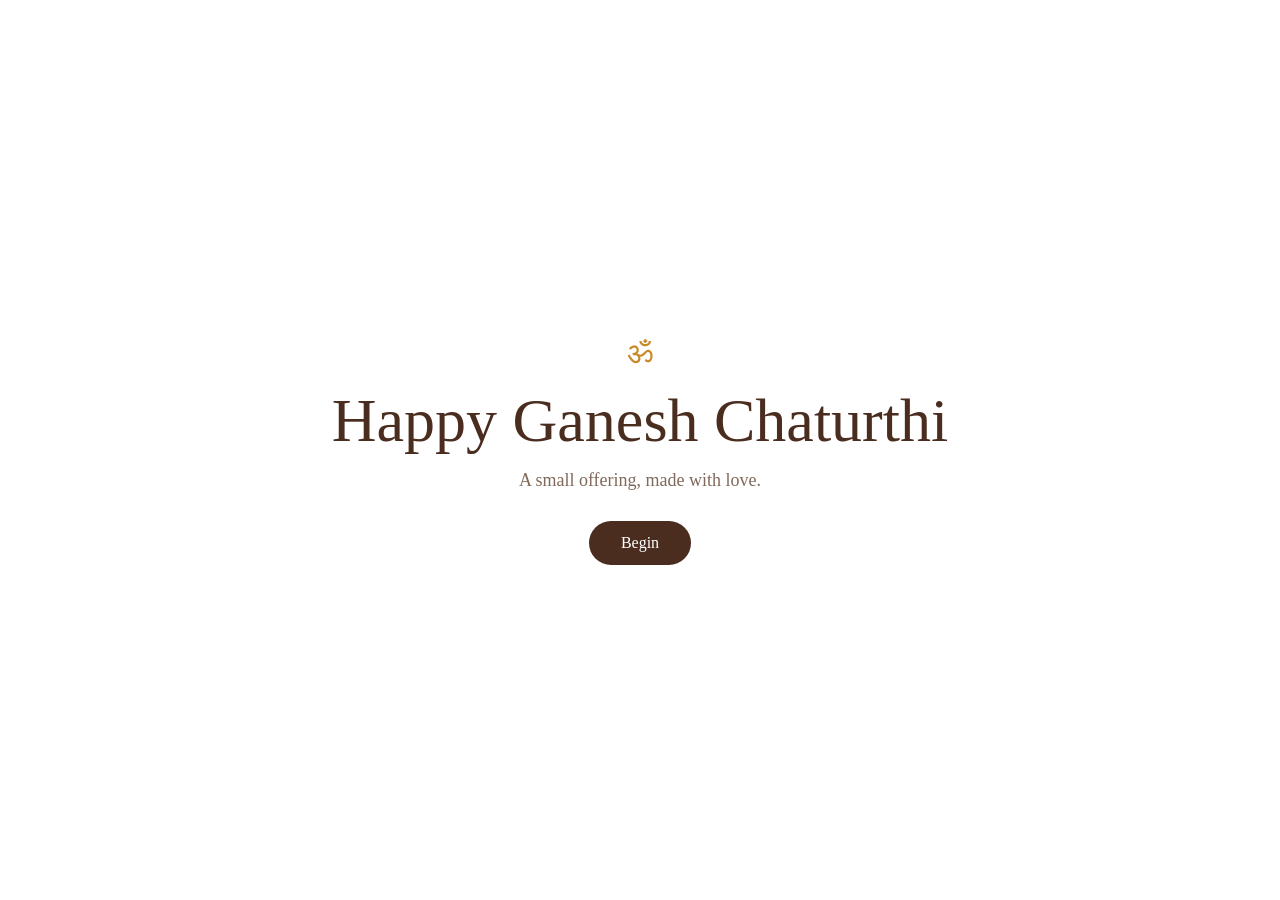
<file: index.html>
<!DOCTYPE html>
<html lang="en">
<head>
<meta charset="UTF-8">
<meta name="viewport" content="width=device-width, initial-scale=1.0">
<title>Happy Ganesh Chaturthi</title>
<link rel="stylesheet" href="style.css">
</head>
<body class="home">
<main class="home-card">
  <div class="om">ॐ</div>
  <h1>Happy Ganesh Chaturthi</h1>
  <p>A small offering, made with love.</p>
  <a href="offering.html" class="enter-btn">Begin</a>
</main>
</body>
</html>
</file>
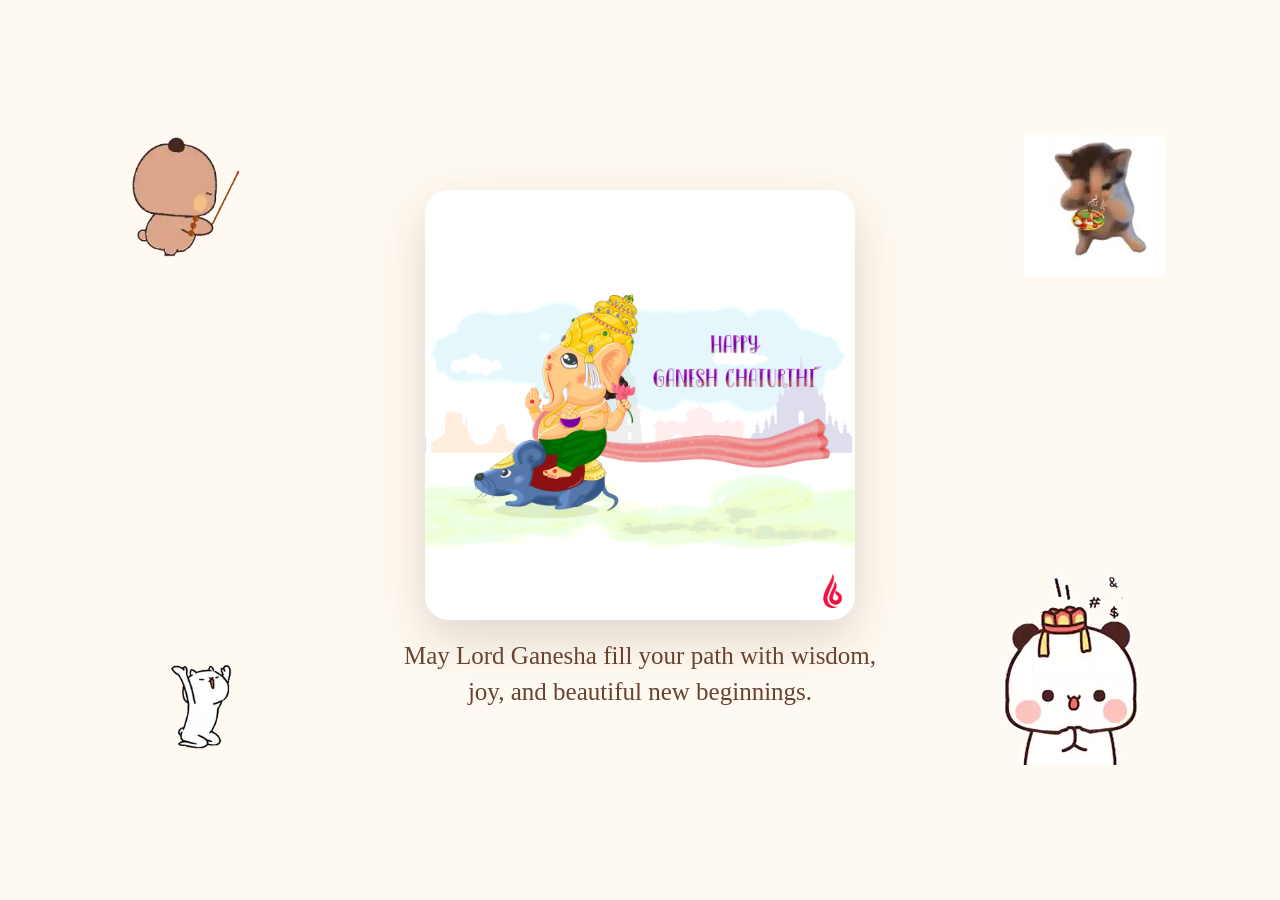
<file: blank.html>
<!DOCTYPE html>
<html lang="en">
<head>
<meta charset="UTF-8">
<meta name="viewport" content="width=device-width, initial-scale=1.0">
<title>Ganesh Chaturthi</title>
<link rel="stylesheet" href="style.css">
</head>
<body class="blank-page">
<main class="final-scene" aria-label="Blessings">
  <img class="final-decoration decoration-one" src="Last page/aarti-ki-thali.webp" alt="Aarti thali">
  <img class="final-decoration decoration-two" src="Last page/bubu-dudu-dudu-bubu.webp" alt="Celebration">
  <img class="final-decoration decoration-three" src="Last page/praise-idol.webp" alt="Prayer">
  <img class="final-decoration decoration-four" src="Last page/tkthao219-bubududu.webp" alt="Celebration">
  <div class="final-message">
    <img class="final-gif" src="Last page/727e1b56089293.599f93fac4a06.gif" alt="Blessings">
    <p>May Lord Ganesha fill your path with wisdom, joy, and beautiful new beginnings.</p>
  </div>
</main>
</body>
</html>
</file>
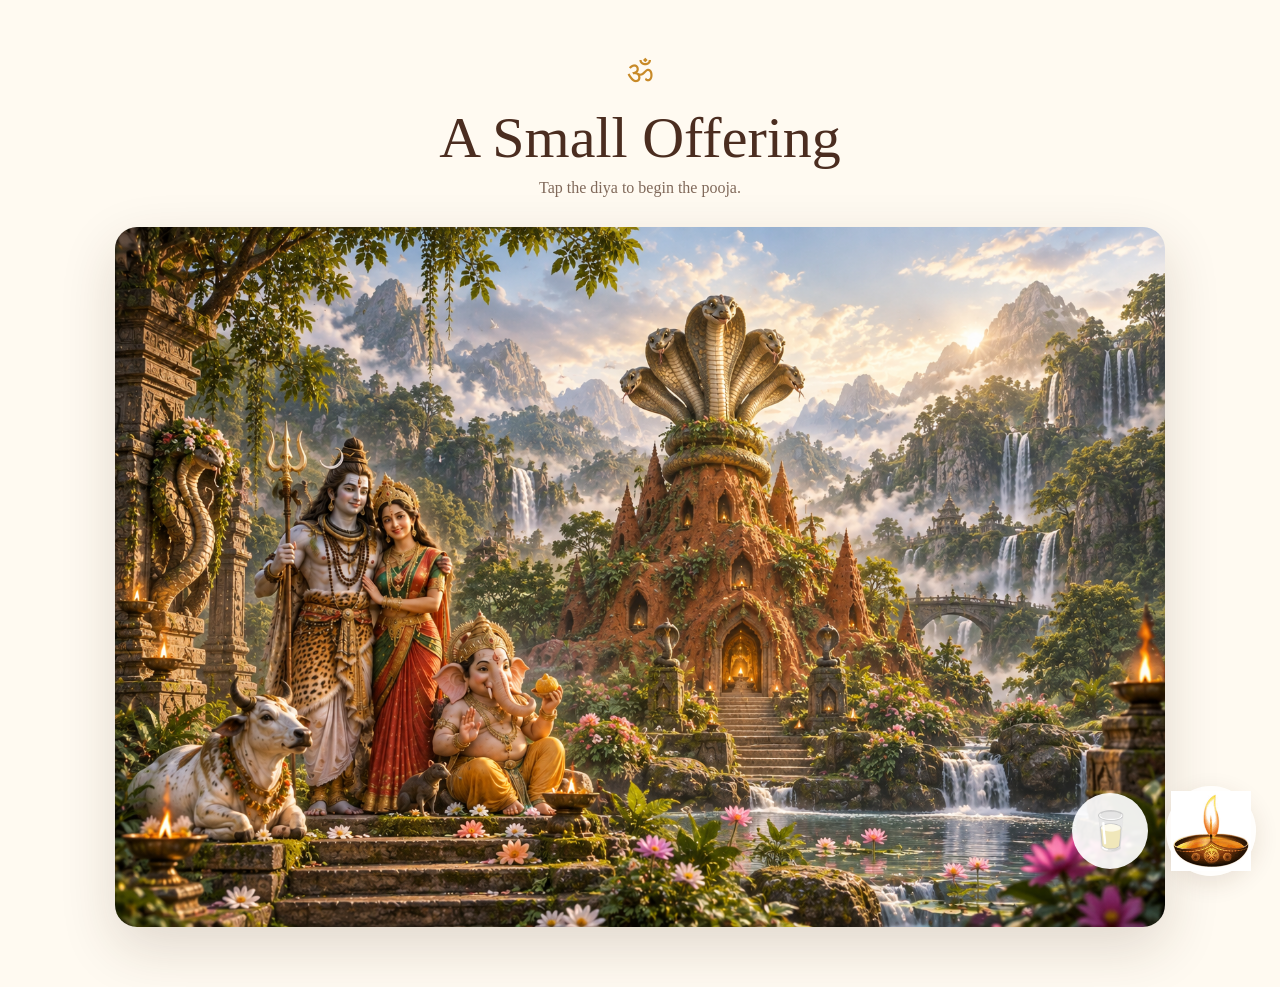
<file: offering.html>
<!DOCTYPE html>
<html lang="en">
<head>
<meta charset="UTF-8">
<meta name="viewport" content="width=device-width, initial-scale=1.0">
<title>A Small Offering</title>
<link rel="stylesheet" href="style.css">
</head>
<body class="offering-page">

<!-- Diya stays in the top-right corner -->
<button class="diya-button" id="diyaButton" aria-label="Begin pooja">
  <img src="assets/diya.png" alt="Diya">
</button>
<button class="milk-button top-milk-button" id="topMilkButton" aria-label="Offer milk">
  <span aria-hidden="true">🥛</span>
</button>
<p class="milk-message" id="milkMessage" role="status" aria-live="polite"></p>

<main class="scene">
  <header>
    <div class="om">ॐ</div>
    <h1>A Small Offering</h1>
    <p>Tap the diya to begin the pooja.</p>
  </header>

  <!-- The Naga temple image remains on this same page -->
  <section class="temple">
    <img src="assets/naga-temple.png" alt="Sacred Naga temple">
    <img id="poojaScene" class="pooja-scene" src="pooja..gif" alt="Devotee performing pooja">
    <div class="petals" id="petals" aria-hidden="true"></div>
  </section>
</main>

<!-- Step 1: Pooja -->
<div class="modal" id="poojaModal" aria-hidden="true">
  <div class="pooja-box">
    <button class="close" id="closePooja" aria-label="Close">×</button>
    <img src="assets/pooja-transparent.png" alt="Pooja offering" class="pooja-gif">
    <h2>🙏 Make Your Offering</h2>
    <p>Offer milk to the Naga Devata with a pure heart and devotion.</p>
    <button class="milk-button" id="milkButton">🥛 Offer Milk</button>
  </div>
</div>

<!-- Step 2: Milk animation -->
<div class="modal milk-modal" id="milkModal" aria-hidden="true">
  <div class="milk-box">
    <img src="assets/milk-offering.gif" alt="Sacred milk offering" class="milk-gif">
    <div class="milk-caption">
      <h2>🙏 Sacred Milk Offering</h2>
      <p>May this offering bring peace, happiness and blessings.</p>
      <button class="finish-button" id="finishButton">Continue</button>
    </div>
  </div>
</div>

<script>
const diyaButton = document.getElementById("diyaButton");
const poojaScene = document.getElementById("poojaScene");
const petals = document.getElementById("petals");
const topMilkButton = document.getElementById("topMilkButton");
const milkMessage = document.getElementById("milkMessage");
const poojaModal = document.getElementById("poojaModal");
const milkModal = document.getElementById("milkModal");
const milkButton = document.getElementById("milkButton");
const finishButton = document.getElementById("finishButton");
const closePooja = document.getElementById("closePooja");

document.querySelector("#poojaModal h2").textContent = "Make Your Offering";
document.querySelector("#poojaModal p").textContent = "Offer pooja to the Naga Devata with a pure heart and devotion.";
milkButton.textContent = "Offer Pooja";
let poojaTimer;
let poojaComplete = false;

function show(el) {
  el.classList.add("show");
  el.setAttribute("aria-hidden", "false");
}
function hide(el) {
  el.classList.remove("show");
  el.setAttribute("aria-hidden", "true");
}

diyaButton.addEventListener("click", () => {
  show(poojaModal);
});

topMilkButton.addEventListener("click", () => {
  if (!poojaComplete) {
    milkMessage.textContent = "Please complete pooja first.";
    milkMessage.classList.add("show");
    setTimeout(() => milkMessage.classList.remove("show"), 2200);
    return;
  }
  show(milkModal);
});

milkButton.addEventListener("click", () => {
  hide(poojaModal);
  clearTimeout(poojaTimer);
  poojaScene.src = `pooja..gif?play=${Date.now()}`;
  poojaScene.classList.add("show");
  petals.innerHTML = Array.from({ length: 18 }, (_, index) =>
    `<span class="petal" style="--x:${(index * 19) % 100}%;--delay:${(index % 6) * 0.12}s;--drift:${(index % 2 ? 1 : -1) * (12 + index)}px">&#10047;</span>`
  ).join("");
  petals.classList.add("show");
  diyaButton.setAttribute("aria-label", "Pooja in progress");

  poojaTimer = setTimeout(() => {
    poojaScene.classList.remove("show");
    petals.classList.remove("show");
    petals.replaceChildren();
    poojaComplete = true;
    diyaButton.setAttribute("aria-label", "Offer milk");
  }, 2500);
});

finishButton.addEventListener("click", () => {
  window.location.href = "blank.html";
});

closePooja.addEventListener("click", () => hide(poojaModal));

document.addEventListener("keydown", e => {
  if (e.key === "Escape") {
    hide(poojaModal);
    hide(milkModal);
  }
});

</script>
</body>
</html>
</file>
<file: style.css>
* { box-sizing: border-box; }

:root {
  --cream: #fffaf1;
  --brown: #4b2d20;
  --gold: #c88a28;
}

html, body { margin: 0; min-height: 100%; }

body {
  font-family: Georgia, "Times New Roman", serif;
  color: var(--brown);
}

.home {
  min-height: 100vh;
  display: grid;
  place-items: center;
  background: #fff;
}

.home-card {
  text-align: center;
  padding: 40px 24px;
}

.om {
  color: var(--gold);
  font-size: 31px;
  margin-bottom: 14px;
}

.home h1 {
  font-size: clamp(38px, 7vw, 62px);
  font-weight: 500;
  margin: 0;
}

.home p {
  color: #80695a;
  font-size: 18px;
  margin: 14px 0 30px;
}

.enter-btn {
  display: inline-block;
  background: var(--brown);
  color: white;
  padding: 13px 32px;
  border-radius: 999px;
  text-decoration: none;
  transition: transform .2s ease;
}

.enter-btn:hover { transform: translateY(-2px); }

.offering-page {
  min-height: 100vh;
  background: #fffaf1;
  overflow-x: hidden;
}

.scene {
  min-height: 100vh;
  text-align: center;
  padding: 54px 20px 60px;
}

.scene header p {
  color: #80695a;
  margin-top: 8px;
}

.scene h1 {
  margin: 0;
  font-size: clamp(38px, 6vw, 58px);
  font-weight: 500;
}

.diya-button {
  position: fixed;
  top: auto;
  bottom: 24px;
  right: 24px;
  z-index: 10;
  border: 0;
  background: rgba(255,255,255,.8);
  border-radius: 50%;
  width: 90px;
  height: 90px;
  padding: 5px;
  cursor: pointer;
  box-shadow: 0 7px 25px rgba(70,40,15,.12);
  transition: transform .25s ease, box-shadow .25s ease;
}

.diya-button img {
  width: 100%;
  height: 100%;
  object-fit: contain;
}

.diya-button:hover {
  transform: scale(1.07);
  box-shadow: 0 10px 30px rgba(70,40,15,.2);
}

.milk-button.top-milk-button {
  position: fixed;
  top: auto;
  right: 132px;
  bottom: 31px;
  z-index: 10;
  display: grid;
  place-items: center;
  width: 76px;
  height: 76px;
  padding: 0;
  overflow: hidden;
  background: rgba(255, 255, 255, .92);
  color: initial;
  box-shadow: 0 7px 25px rgba(70,40,15,.15);
}

.top-milk-button span {
  display: block;
  font-size: 38px;
  line-height: 1;
  font-family: "Segoe UI Emoji", "Apple Color Emoji", "Noto Color Emoji", sans-serif;
}

.top-milk-button[hidden] {
  display: none;
}

.milk-message {
  position: fixed;
  top: auto;
  right: 100px;
  bottom: 122px;
  z-index: 11;
  width: 150px;
  margin: 0;
  padding: 8px 10px;
  border-radius: 12px;
  background: rgba(75, 45, 32, .92);
  color: white;
  font-size: 13px;
  line-height: 1.3;
  text-align: center;
  opacity: 0;
  transform: translateY(-5px);
  pointer-events: none;
  transition: opacity .2s ease, transform .2s ease;
}

.milk-message.show {
  opacity: 1;
  transform: translateY(0);
}

.temple {
  position: relative;
  width: min(1050px, 92vw);
  margin: 30px auto 0;
  border-radius: 22px;
  overflow: hidden;
  box-shadow: 0 20px 55px rgba(65,40,20,.16);
}

.temple img {
  display: block;
  width: 100%;
  height: auto;
}

/* Transparent devotee placed directly over the temple image. */
.pooja-scene {
  position: absolute;
  z-index: 1;
  left: 54%;
  bottom: 1%;
  width: clamp(135px, 24%, 270px) !important;
  opacity: 0;
  transform: translateX(-50%) translateY(18px);
  transition: opacity .45s ease, transform .45s ease;
  pointer-events: none;
}

.pooja-scene.show {
  opacity: 1;
  transform: translateX(-50%) translateY(0);
}

.petals {
  position: absolute;
  inset: 0;
  z-index: 2;
  overflow: hidden;
  opacity: 0;
  pointer-events: none;
}

.petals.show {
  opacity: 1;
}

.petal {
  position: absolute;
  top: -10%;
  left: var(--x);
  color: #f58cab;
  font-size: clamp(18px, 2.2vw, 30px);
  line-height: 1;
  text-shadow: 0 1px 4px rgba(99, 24, 45, .28);
  animation: falling-petal 2.5s linear var(--delay) forwards;
}

@keyframes falling-petal {
  from { transform: translateX(0) rotate(0deg); }
  to { transform: translateX(var(--drift)) translateY(125vh) rotate(420deg); }
}

.temple .pooja-gif-source {
  display: none;
}

.modal {
  position: fixed;
  inset: 0;
  z-index: 30;
  display: grid;
  place-items: center;
  padding: 20px;
  background: rgba(45,28,18,.58);
  backdrop-filter: blur(5px);
  opacity: 0;
  visibility: hidden;
  transition: opacity .25s ease, visibility .25s ease;
}

.modal.show {
  opacity: 1;
  visibility: visible;
}

.pooja-box {
  position: relative;
  width: min(430px, 94vw);
  background: var(--cream);
  border-radius: 24px;
  padding: 26px 24px 30px;
  text-align: center;
  box-shadow: 0 25px 70px rgba(0,0,0,.3);
}

.pooja-gif {
  display: block;
  width: min(235px, 65vw);
  height: 235px;
  object-fit: contain;
  margin: 0 auto 5px;
}

.pooja-box h2 {
  margin: 6px 0 8px;
  font-weight: 500;
  font-size: 27px;
}

.pooja-box p {
  color: #80695a;
  line-height: 1.5;
  max-width: 340px;
  margin: 0 auto 20px;
}

.close {
  position: absolute;
  right: 12px;
  top: 7px;
  border: 0;
  background: transparent;
  color: #725647;
  font-size: 32px;
  cursor: pointer;
}

.milk-button, .finish-button {
  border: 0;
  border-radius: 999px;
  background: var(--brown);
  color: white;
  padding: 13px 28px;
  font-size: 16px;
  cursor: pointer;
}

.milk-box {
  width: min(1100px, 96vw);
  background: #17120f;
  border-radius: 18px;
  overflow: hidden;
  box-shadow: 0 25px 80px rgba(0,0,0,.5);
}

.milk-gif {
  display: block;
  width: 100%;
  max-height: 75vh;
  object-fit: contain;
}

.milk-caption {
  text-align: center;
  color: white;
  padding: 16px 20px 20px;
}

.milk-caption h2 {
  margin: 0 0 6px;
  font-weight: 500;
}

.milk-caption p {
  margin: 0 0 15px;
  color: #eadfce;
}

.blank-page {
  min-height: 100vh;
  overflow: hidden;
  background: #fffaf1;
}

.final-scene {
  position: relative;
  min-height: 100vh;
  display: grid;
  place-items: center;
  padding: 56px 24px;
  overflow: hidden;
}

.final-gif {
  display: block;
  width: min(430px, 72vw);
  height: auto;
  border-radius: 24px;
  box-shadow: 0 18px 50px rgba(75, 45, 32, .18);
}

.final-message {
  position: relative;
  z-index: 2;
  width: min(100%, 510px);
  display: grid;
  justify-items: center;
  gap: 18px;
  text-align: center;
}

.final-message p {
  max-width: min(520px, 82vw);
  margin: 0;
  color: #694231;
  font-size: clamp(18px, 2.4vw, 25px);
  line-height: 1.45;
}

.final-decoration {
  position: absolute;
  z-index: 1;
  width: clamp(72px, 11vw, 150px);
  height: auto;
  animation: gentle-float 4s ease-in-out infinite alternate;
}

.decoration-one { top: 15%; right: 9%; }
.decoration-two { top: 15%; left: 9%; animation-delay: -.8s; }
.decoration-three { bottom: 15%; left: 11%; animation-delay: -1.8s; }
.decoration-four { right: 11%; bottom: 15%; animation-delay: -2.8s; }

@keyframes gentle-float {
  from { transform: translateY(-8px) rotate(-4deg); }
  to { transform: translateY(10px) rotate(4deg); }
}

@media (max-width: 600px) {
  .diya-button {
    top: auto;
    bottom: 16px;
    right: calc(50% + 8px);
    width: 72px;
    height: 72px;
  }
  .scene { padding-top: 42px; }
  .milk-button.top-milk-button {
    top: auto;
    right: auto;
    left: calc(50% + 16px);
    bottom: 21px;
    width: 62px;
    height: 62px;
  }
  .milk-message {
    top: auto;
    right: auto;
    left: 50%;
    bottom: 100px;
    width: 135px;
    transform: translate(-50%, -5px);
  }
  .milk-message.show { transform: translate(-50%, 0); }
  .pooja-scene {
    left: 58%;
    bottom: 0;
    width: clamp(110px, 33%, 190px) !important;
  }
  .milk-box {
    width: 94vw;
    max-height: 92dvh;
  }
  .milk-gif {
    max-height: 58dvh;
  }
  .milk-caption {
    padding: 12px 16px 16px;
  }
  .blank-page {
    overflow-x: hidden;
    overflow-y: auto;
  }
  .final-scene {
    min-height: 100dvh;
    padding: 100px 16px 105px;
  }
  .final-gif {
    width: min(320px, 82vw);
    border-radius: 18px;
  }
  .final-message {
    gap: 14px;
  }
  .final-message p {
    font-size: 17px;
  }
  .final-decoration {
    width: 52px;
  }
  .decoration-one { top: 24px; right: 18px; }
  .decoration-two { top: 24px; left: 18px; }
  .decoration-three { bottom: 28px; left: 18px; }
  .decoration-four { right: 18px; bottom: 28px; }
}
</file>
